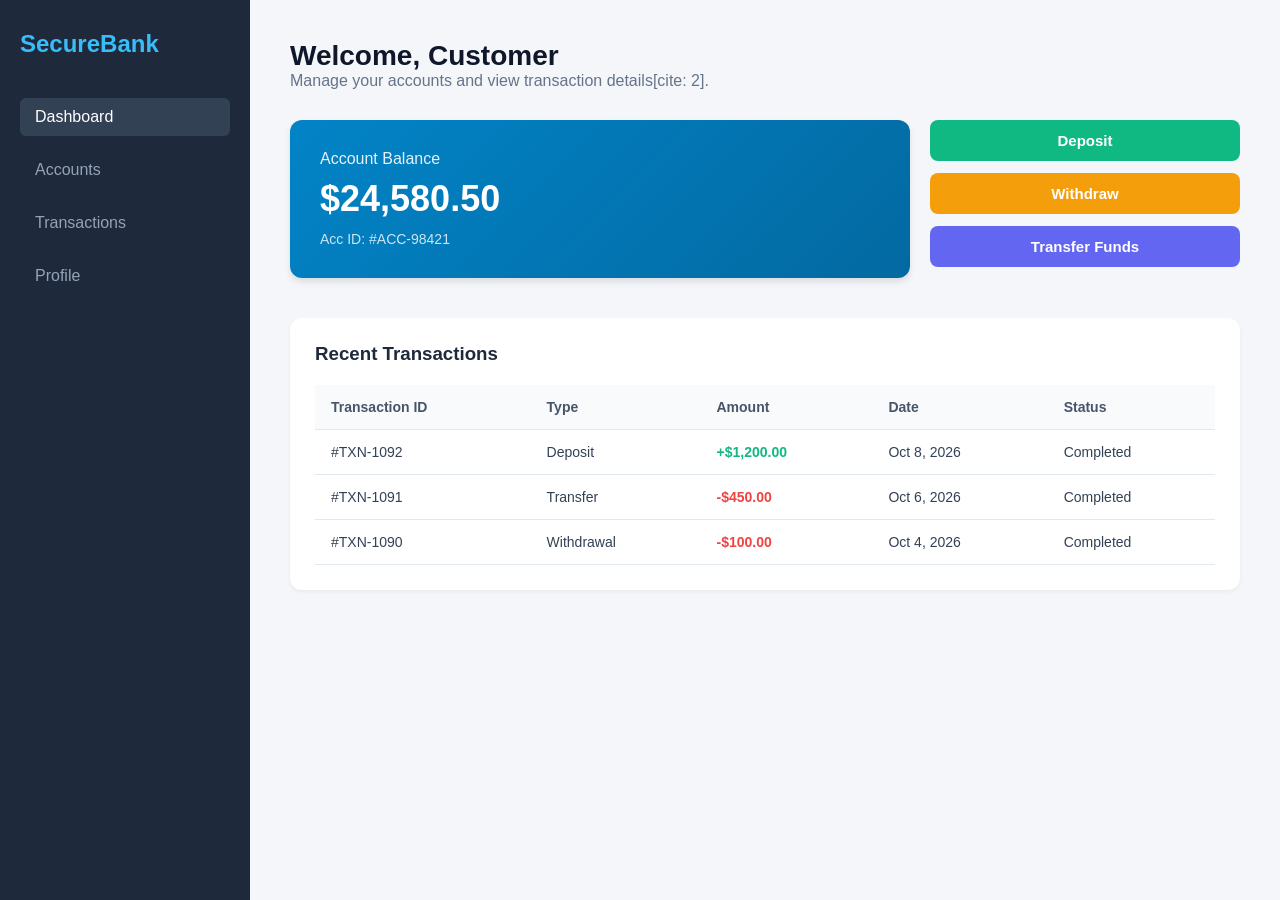
<file: Banking System1/index.html>
<!DOCTYPE html>
<html lang="en">
<head>
    <meta charset="UTF-8">
    <meta name="viewport" content="width=device-width, initial-scale=1.0">
    <title>Banking System Dashboard</title>
    <link rel="stylesheet" href="style.css">
</head>
<body>

    <div class="dashboard-container">
        <!-- Sidebar Navigation -->
        <aside class="sidebar">
            <h2>SecureBank</h2>
            <ul>
                <li><a href="#" class="active">Dashboard</a></li>
                <li><a href="#">Accounts</a></li>
                <li><a href="#">Transactions</a></li>
                <li><a href="#">Profile</a></li>
            </ul>
        </aside>

        <!-- Main Content Area -->
        <main class="main-content">
            <header>
                <h1>Welcome, Customer</h1>
                <p>Manage your accounts and view transaction details[cite: 2].</p>
            </header>

            <!-- Account Summary Card -->
            <section class="card-section">
                <div class="balance-card">
                    <h3>Account Balance</h3>
                    <p class="balance-amount">$24,580.50</p>
                    <span class="account-number">Acc ID: #ACC-98421</span>
                </div>

                <!-- Action Panel (Deposits, Withdrawals, Transfers) -->
                <div class="action-panel">
                    <button class="btn deposit">Deposit</button>
                    <button class="btn withdraw">Withdraw</button>
                    <button class="btn transfer">Transfer Funds</button>
                </div>
            </section>

            <!-- Transaction History Section -->
            <section class="transaction-section">
                <h3>Recent Transactions</h3>
                <table class="transaction-table">
                    <thead>
                        <tr>
                            <th>Transaction ID</th>
                            <th>Type</th>
                            <th>Amount</th>
                            <th>Date</th>
                            <th>Status</th>
                        </tr>
                    </thead>
                    <tbody>
                        <tr>
                            <td>#TXN-1092</td>
                            <td>Deposit</td>
                            <td class="positive">+$1,200.00</td>
                            <td>Oct 8, 2026</td>
                            <td>Completed</td>
                        </tr>
                        <tr>
                            <td>#TXN-1091</td>
                            <td>Transfer</td>
                            <td class="negative">-$450.00</td>
                            <td>Oct 6, 2026</td>
                            <td>Completed</td>
                        </tr>
                        <tr>
                            <td>#TXN-1090</td>
                            <td>Withdrawal</td>
                            <td class="negative">-$100.00</td>
                            <td>Oct 4, 2026</td>
                            <td>Completed</td>
                        </tr>
                    </tbody>
                </table>
            </section>
        </main>
    </div>

</body>
</html>
</file>
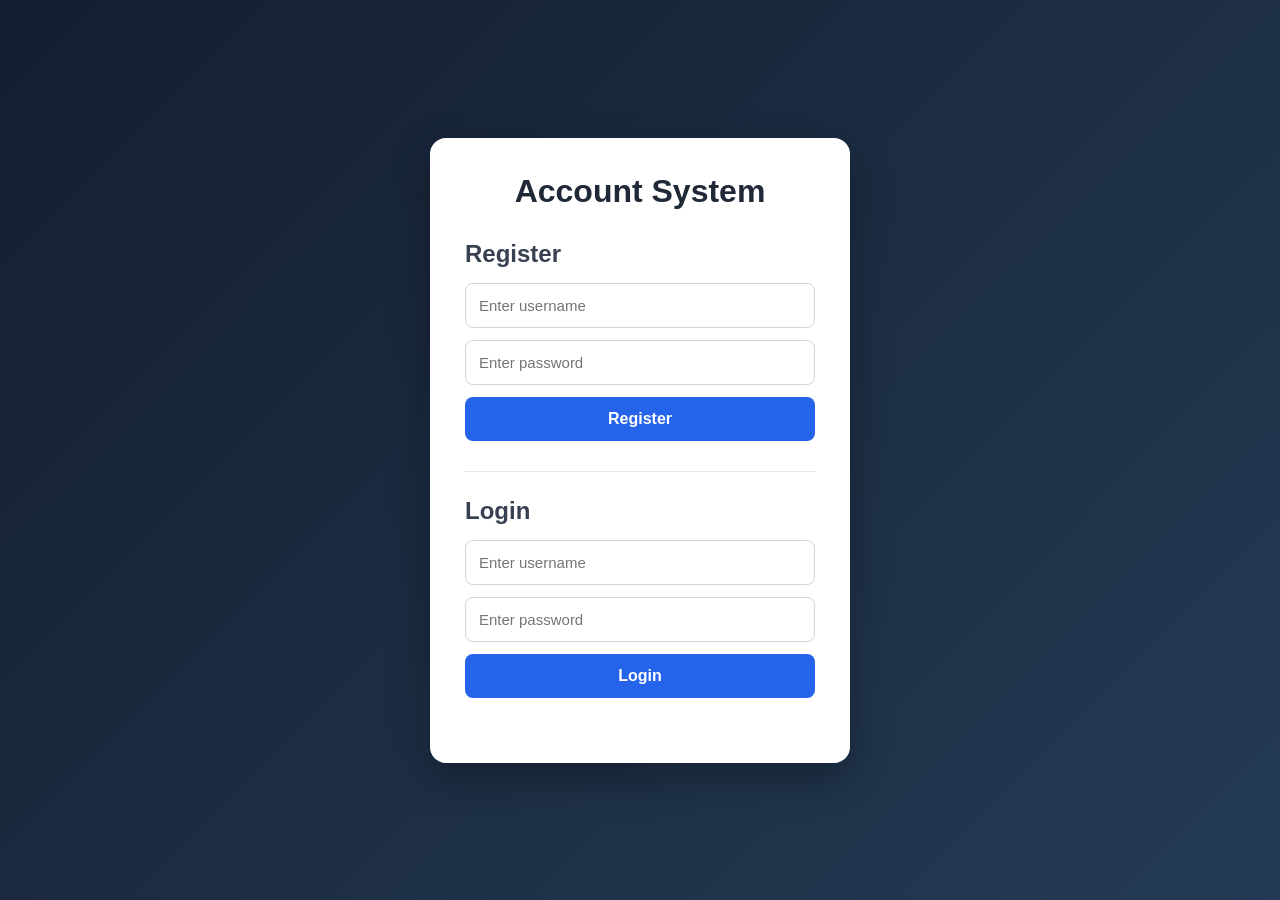
<file: Login and Registration System/index.html>
<!DOCTYPE html>
<html lang="en">

<head>
    <meta charset="UTF-8">
    <meta name="viewport" content="width=device-width, initial-scale=1.0">

    <title>Login & Registration</title>

    <link rel="stylesheet" href="style.css">
</head>

<body>

<div class="container">

    <h1>Account System</h1>

    <!-- Registration -->
    <div class="form-box">

        <h2>Register</h2>

        <input
            type="text"
            id="regUsername"
            placeholder="Enter username"
        >

        <input
            type="password"
            id="regPassword"
            placeholder="Enter password"
        >

        <button onclick="register()">
            Register
        </button>

        <div id="registerMessage"></div>

    </div>

    <hr>

    <!-- Login -->
    <div class="form-box">

        <h2>Login</h2>

        <input
            type="text"
            id="loginUsername"
            placeholder="Enter username"
        >

        <input
            type="password"
            id="loginPassword"
            placeholder="Enter password"
        >

        <button onclick="login()">
            Login
        </button>

        <div id="loginMessage"></div>

    </div>

</div>

<script src="script.js"></script>

</body>
</html>
</file>
<file: Banking System1/style.css>
/* Global Reset and Typography */
* {
    margin: 0;
    padding: 0;
    box-sizing: border-box;
    font-family: 'Segoe UI', Tahoma, Geneva, Verdana, sans-serif;
}

body {
    background-color: #f4f6f9;
    color: #333;
}

/* Dashboard Layout */
.dashboard-container {
    display: flex;
    height: 100vh;
}

/* Sidebar Styles */
.sidebar {
    width: 250px;
    background-color: #1e293b;
    color: #fff;
    padding: 30px 20px;
    display: flex;
    flex-direction: column;
    gap: 40px;
}

.sidebar h2 {
    font-size: 24px;
    color: #38bdf8;
}

.sidebar ul {
    list-style: none;
    display: flex;
    flex-direction: column;
    gap: 15px;
}

.sidebar ul li a {
    color: #94a3b8;
    text-decoration: none;
    font-size: 16px;
    display: block;
    padding: 10px 15px;
    border-radius: 6px;
    transition: all 0.3s ease;
}

.sidebar ul li a:hover, 
.sidebar ul li a.active {
    background-color: #334155;
    color: #fff;
}

/* Main Content Styles */
.main-content {
    flex: 1;
    padding: 40px;
    overflow-y: auto;
}

.main-content header {
    margin-bottom: 30px;
}

.main-content header h1 {
    font-size: 28px;
    color: #0f172a;
}

.main-content header p {
    color: #64748b;
}

/* Card Section Styles */
.card-section {
    display: grid;
    grid-template-columns: 2fr 1fr;
    gap: 20px;
    margin-bottom: 40px;
}

.balance-card {
    background: linear-gradient(135deg, #0284c7, #0369a1);
    color: #fff;
    padding: 30px;
    border-radius: 12px;
    box-shadow: 0 4px 6px rgba(0, 0, 0, 0.1);
}

.balance-card h3 {
    font-size: 16px;
    font-weight: 400;
    opacity: 0.9;
}

.balance-amount {
    font-size: 36px;
    font-weight: bold;
    margin: 10px 0;
}

.account-number {
    font-size: 14px;
    opacity: 0.8;
}

/* Action Panel Buttons */
.action-panel {
    display: flex;
    flex-direction: column;
    gap: 12px;
}

.btn {
    padding: 12px;
    border: none;
    border-radius: 8px;
    font-size: 15px;
    font-weight: 600;
    cursor: pointer;
    transition: background 0.2s;
    color: #fff;
}

.btn.deposit { background-color: #10b981; }
.btn.deposit:hover { background-color: #059669; }

.btn.withdraw { background-color: #f59e0b; }
.btn.withdraw:hover { background-color: #d97706; }

.btn.transfer { background-color: #6366f1; }
.btn.transfer:hover { background-color: #4f46e5; }

/* Transaction History Table Styles */
.transaction-section {
    background: #fff;
    padding: 25px;
    border-radius: 12px;
    box-shadow: 0 2px 4px rgba(0, 0, 0, 0.05);
}

.transaction-section h3 {
    margin-bottom: 20px;
    color: #1e293b;
}

.transaction-table {
    width: 100%;
    border-collapse: collapse;
    text-align: left;
}

.transaction-table th, 
.transaction-table td {
    padding: 14px 16px;
    border-bottom: 1px solid #e2e8f0;
}

.transaction-table th {
    background-color: #f8fafc;
    color: #475569;
    font-size: 14px;
}

.transaction-table td {
    font-size: 14px;
    color: #334155;
}

.transaction-table .positive {
    color: #10b981;
    font-weight: bold;
}

.transaction-table .negative {
    color: #ef4444;
    font-weight: bold;
}
</file>
<file: Login and Registration System/style.css>
* {
    margin: 0;
    padding: 0;
    box-sizing: border-box;
    font-family: Arial, sans-serif;
}

body {
    min-height: 100vh;
    display: flex;
    justify-content: center;
    align-items: center;
    background: linear-gradient(135deg, #141e30, #243b55);
    padding: 20px;
}

.container {
    width: 100%;
    max-width: 420px;
    background: white;
    padding: 35px;
    border-radius: 16px;
    box-shadow: 0 15px 40px rgba(0, 0, 0, 0.3);
}

h1 {
    text-align: center;
    color: #1f2937;
    margin-bottom: 30px;
}

.form-box {
    margin-bottom: 30px;
}

.form-box h2 {
    color: #374151;
    margin-bottom: 15px;
}

input {
    width: 100%;
    padding: 13px;
    margin-bottom: 12px;
    border: 1px solid #d1d5db;
    border-radius: 8px;
    font-size: 15px;
}

input:focus {
    outline: none;
    border-color: #2563eb;
}

button {
    width: 100%;
    padding: 13px;
    border: none;
    border-radius: 8px;
    background: #2563eb;
    color: white;
    font-size: 16px;
    font-weight: bold;
    cursor: pointer;
}

button:hover {
    background: #1d4ed8;
}

.message {
    margin-top: 12px;
    padding: 10px;
    border-radius: 6px;
    text-align: center;
    font-size: 14px;
}

.success {
    background: #dcfce7;
    color: #166534;
}

.error {
    background: #fee2e2;
    color: #991b1b;
}

hr {
    border: none;
    border-top: 1px solid #e5e7eb;
    margin: 25px 0;
}
</file>
